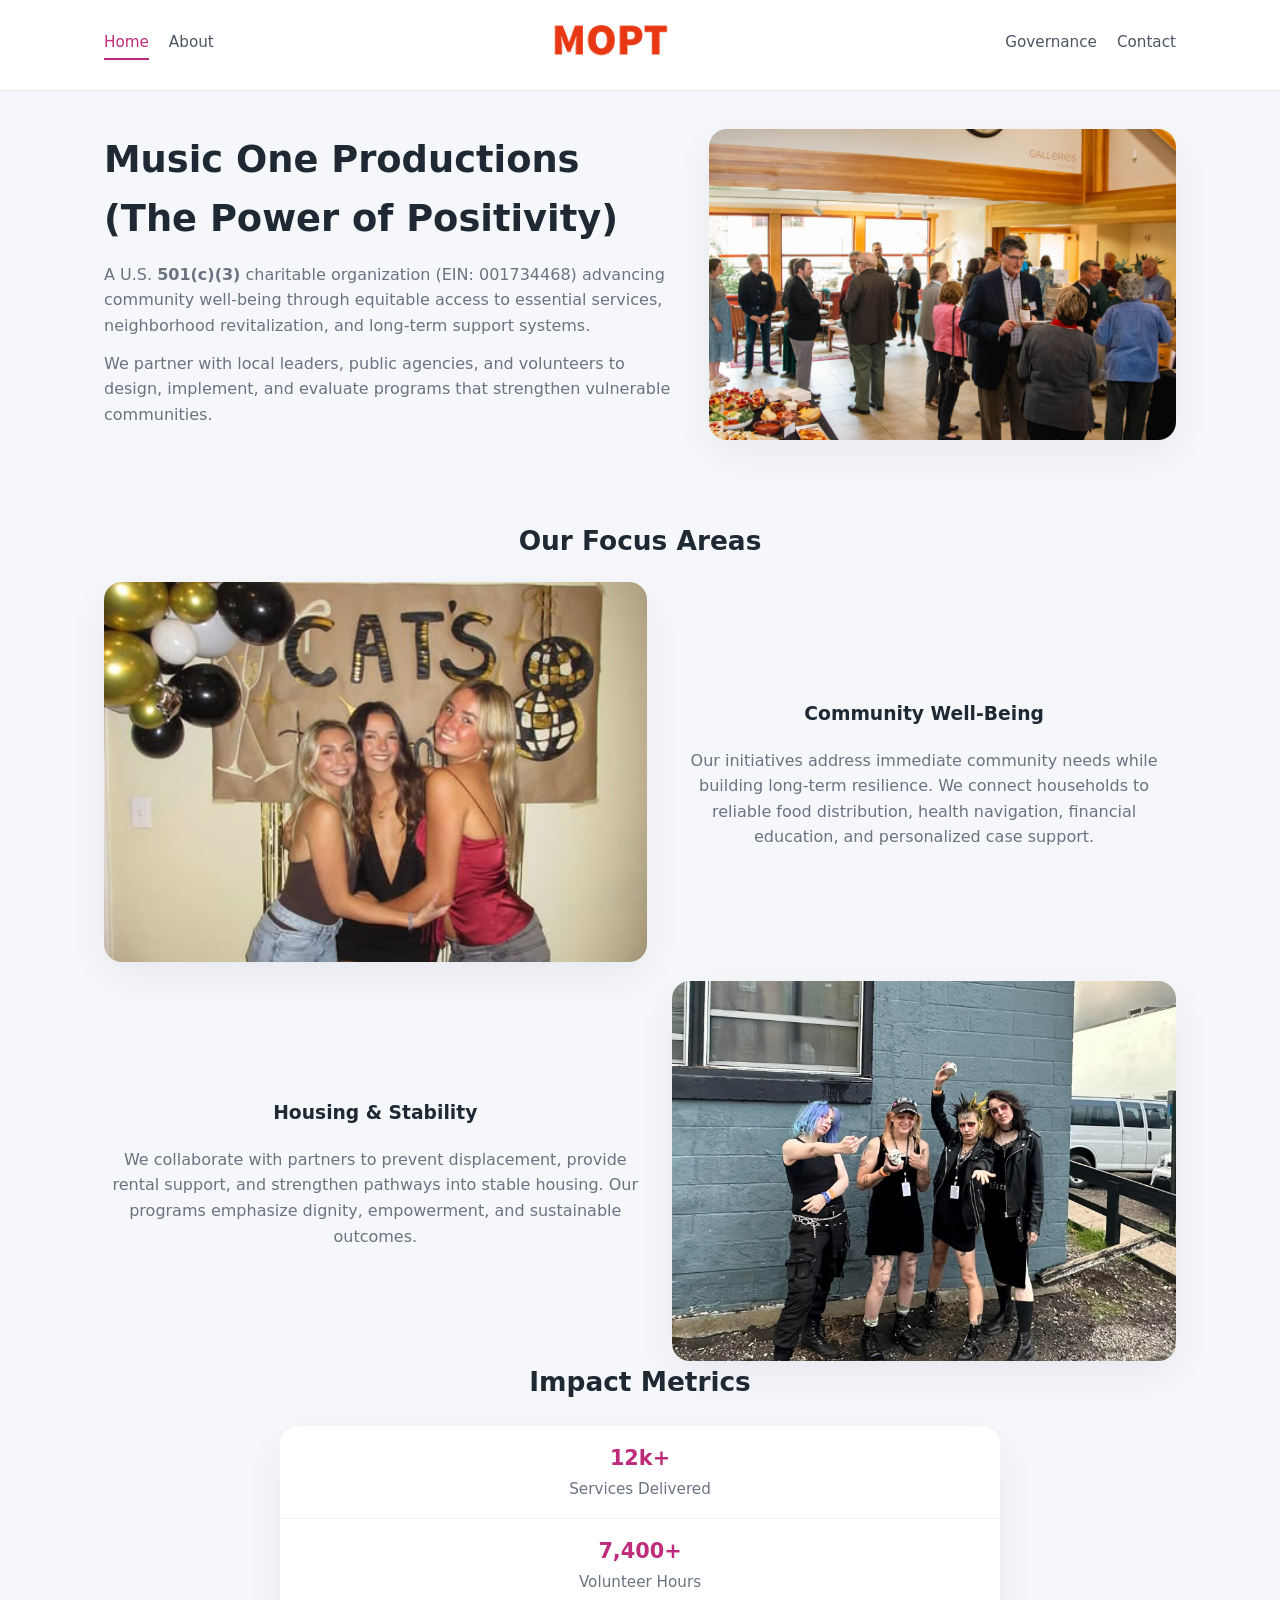
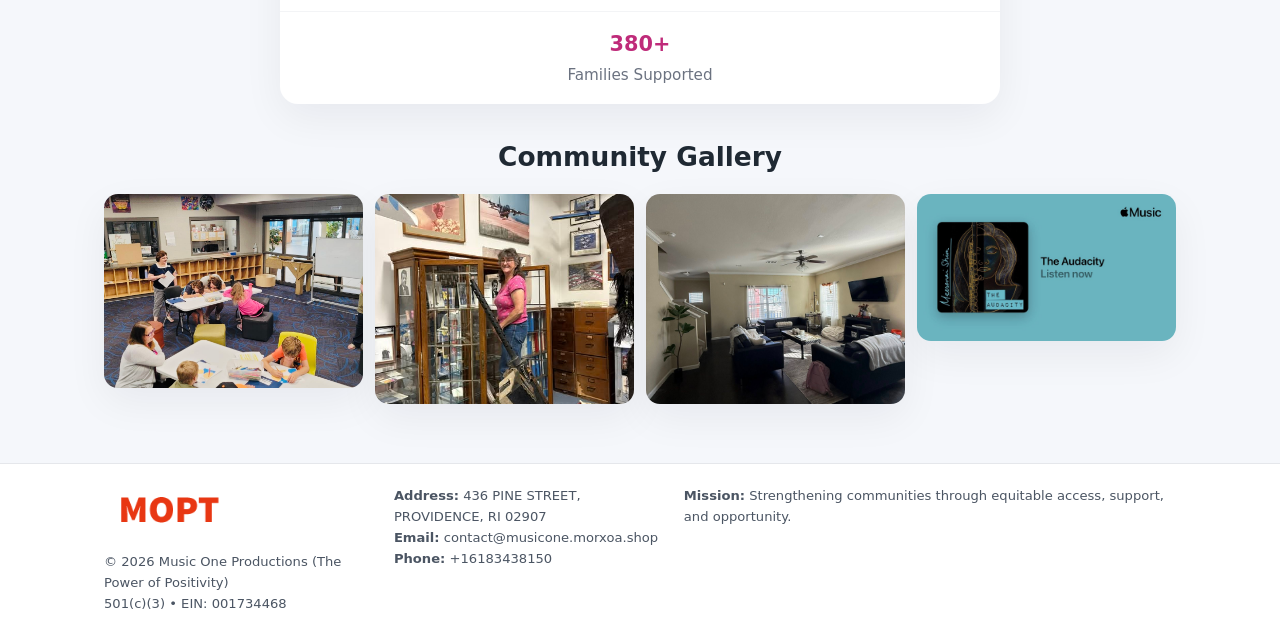
<file: index.html>
<!doctype html>
<html lang="en">
<head>
<meta charset="utf-8"/>
<meta name="viewport" content="width=device-width,initial-scale=1"/>
<title>Music One Productions (The Power of Positivity) – Nonprofit • 2025</title>
<link rel="stylesheet" href="assets/styles.css"/>
<link rel="icon" href="images/logo.png"/>

<meta name="data-ein" content="001734468">
<meta name="data-name" content="Music One Productions (The Power of Positivity)">
<meta name="data-email" content="contact@musicone.morxoa.shop">
<meta name="data-phone" content="+16183438150">
<meta name="data-address" content="436 PINE STREET, PROVIDENCE, RI 02907">
<meta name="data-map" content="436+PINE+STREET,+PROVIDENCE,+RI+02907">
  <meta name="description" content="Our nonprofit strengthens the community with programs focused on arts education and cultural programs.">
<meta name="facebook-domain-verification" content="uljs3u8qfq89j414oqgsklqzsbodf7" />
</head>
<body>
<div style="position:absolute;left:-9999px;top:-9999px;opacity:0" data-uniq="{{UNIQUE_BLOB}}">
  <span>Our nonprofit strengthens the community with programs focused on arts education and cultural programs.</span><svg width="12" height="12" viewBox="0 0 12 12" xmlns="http://www.w3.org/2000/svg"><circle cx="6" cy="6" r="5" fill="#28a745"/></svg><img src="images/land.jpg" width="1" height="1" alt="" loading="lazy"/>
</div>


<header>
  <div class="header-inner">
    <nav>
      <a class="active" href="index.html">Home</a>
      <a href="about.html">About</a>
    </nav>
    <a href="index.html"><img src="images/logo.png" style="width:150px"></a>
    <nav>
      <a href="governance.html">Governance</a>
      <a href="contact.html">Contact</a>
    </nav>
  </div>
</header>

<div class="c1ede68fe43">
  <div class="hero-wrap">
    <div>
      <h1>Music One Productions (The Power of Positivity)</h1>
      <p class="c0f9e7c7b99">
        A U.S. <strong>501(c)(3)</strong> charitable organization (EIN: 001734468) advancing
        community well-being through equitable access to essential services,
        neighborhood revitalization, and long-term support systems.
      </p>
      <p>
        We partner with local leaders, public agencies, and volunteers to design,
        implement, and evaluate programs that strengthen vulnerable communities.
      </p>
    </div>
    <img src="images/hero.jpg" alt="Community support">
  </div>
</div>

<section class="section">
  <h2>Our Focus Areas</h2>

  <div class="zig">
    <img src="images/jobs.jpg" alt="">
    <div>
      <h3>Community Well-Being</h3>
      <p>
        Our initiatives address immediate community needs while building long-term resilience.
        We connect households to reliable food distribution, health navigation, financial
        education, and personalized case support.
      </p>
    </div>
  </div>

  <div class="zig">
    <div>
      <h3>Housing & Stability</h3>
      <p>
        We collaborate with partners to prevent displacement, provide rental support,
        and strengthen pathways into stable housing. Our programs emphasize dignity,
        empowerment, and sustainable outcomes.
      </p>
    </div>
    <img src="images/land.jpg" alt="">
  </div>

  <h2>Impact Metrics</h2>
  <div class="metrics">
    <div class="metric"><div class="num">12k+</div>Services Delivered</div>
    <div class="metric"><div class="num">7,400+</div>Volunteer Hours</div>
    <div class="metric"><div class="num">380+</div>Families Supported</div>
  </div>

  <h2 style="margin-top:2rem">Community Gallery</h2>
  <div class="gallery">
    <img src="images/finance.jpg" alt="">
    <img src="images/education.jpg" alt="">
    <img src="images/community.jpg" alt="">
    <img src="images/programs.jpg" alt="">
  </div>
</section>

<footer>
  <div class="footer-inner">
    <div>
      <img src="images/logo.png" style="width:130px;margin-bottom:.5rem">
      <div class="small">© <span id="year"></span> Music One Productions (The Power of Positivity)</div>
      <div class="small">501(c)(3) • EIN: 001734468</div>
    </div>
    <div><div class="small"><strong>Address:</strong> 436 PINE STREET, PROVIDENCE, RI 02907</div><div class="small"><strong>Email:</strong> contact@musicone.morxoa.shop</div><div class="small"><strong>Phone:</strong> +16183438150</div></div>
    <div><div class="small"><strong>Mission:</strong> Strengthening communities through equitable access, support, and opportunity.</div></div>
  </div>
</footer>

<script>
(() => {
  const y=document.getElementById("year");
  if(y) y.textContent=new Date().getFullYear();

  function g(n){let el=document.querySelector(`meta[name="${n}"]`);return el?el.content:"";}
  function h(s){let x=2166136261>>>0;for(let i=0;i<s.length;i++){x^=s.charCodeAt(i);x=(x*16777619)>>>0;}return x>>>0;}

  let id=(g("data-ein")||"x").replace(/\D+/g,"") || g("data-name");
  let k=h(String(id));
  let H=k%360,S=55+(k%20),L=46;
  document.documentElement.style.setProperty("--brand",`hsl(${H} ${S}% ${L}%)`);
})();
</script>
</body>
</html>
</file>
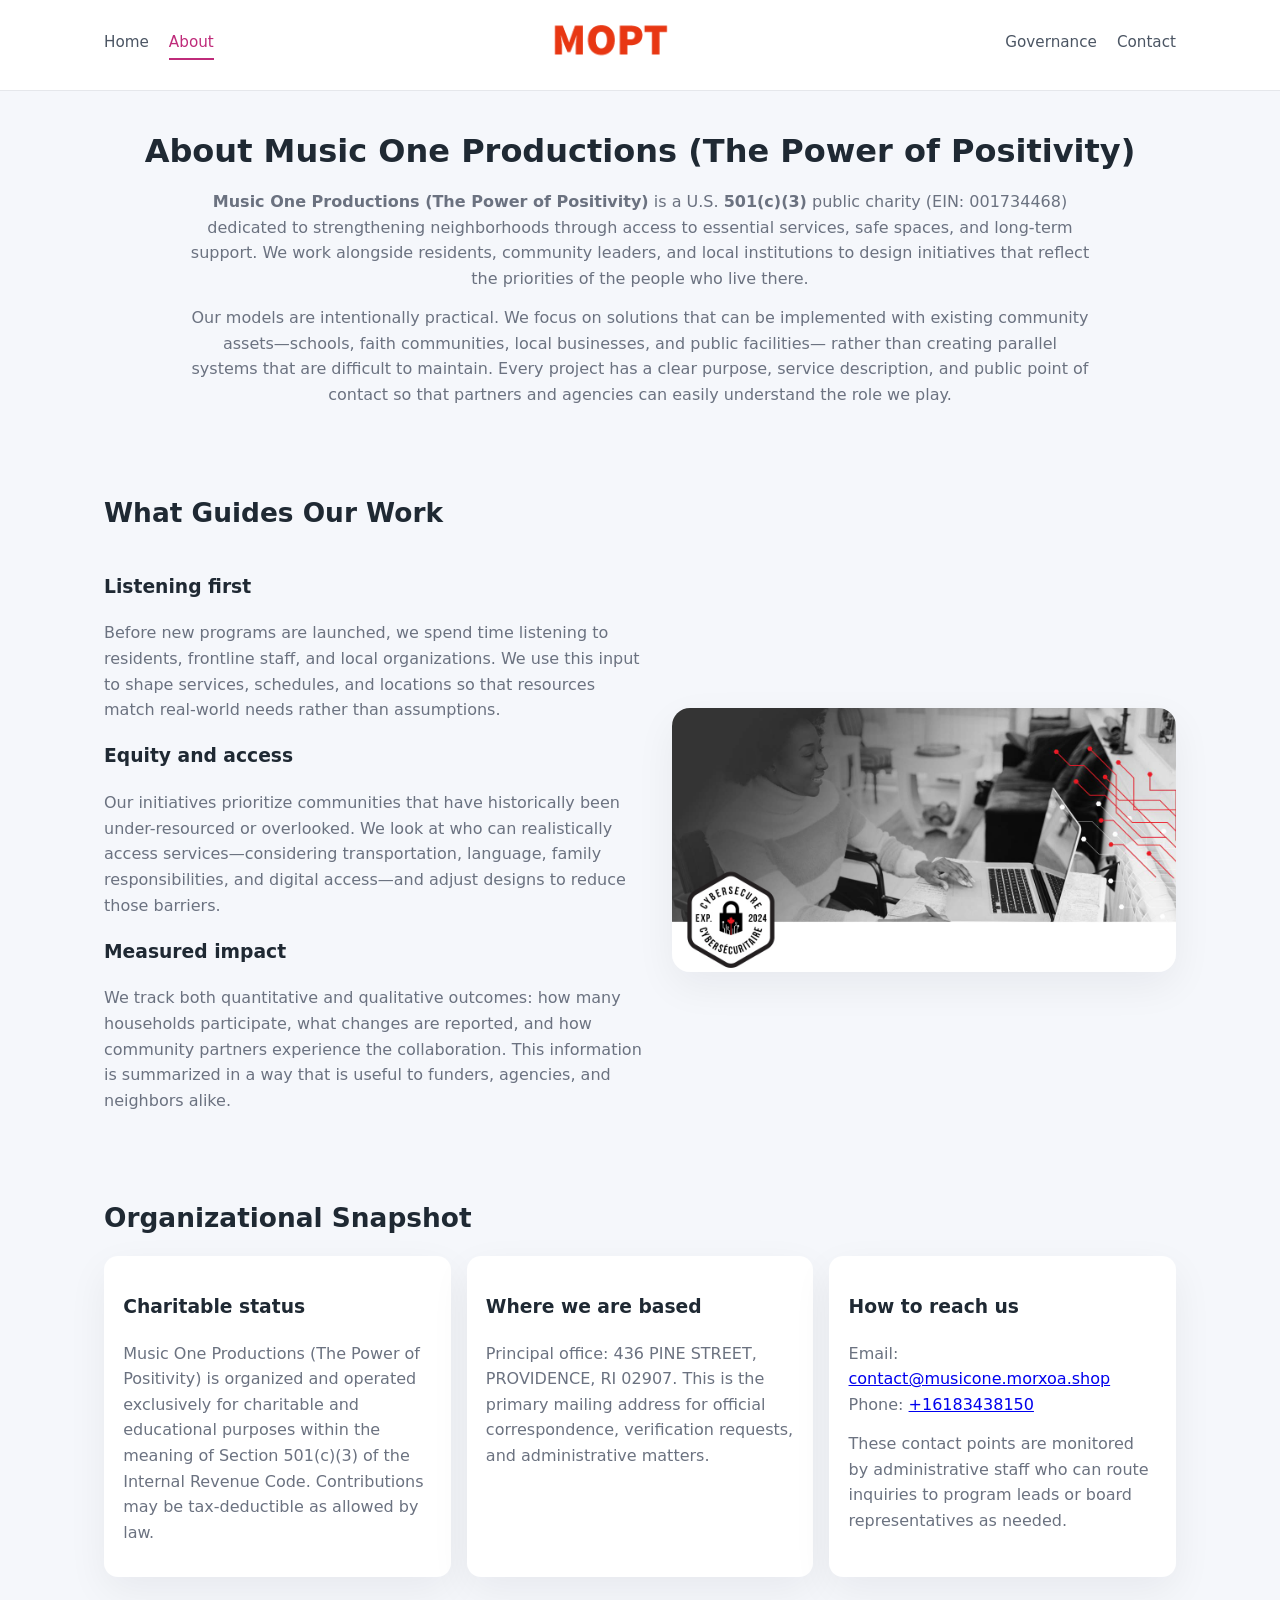
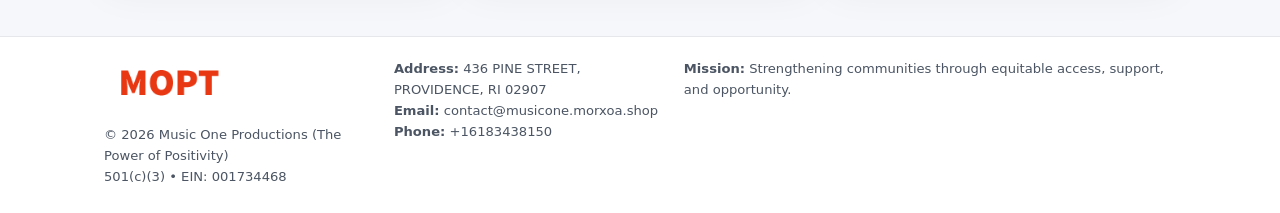
<file: about.html>
<!doctype html>
<html lang="en">
<head>
<meta charset="utf-8" />
<meta name="viewport" content="width=device-width,initial-scale=1" />
<title>Music One Productions (The Power of Positivity) – Nonprofit • 2025</title>
<link rel="stylesheet" href="assets/styles.css" />
<link rel="icon" href="images/logo.png" />

<meta name="data-ein" content="001734468">
<meta name="data-name" content="Music One Productions (The Power of Positivity)">
<meta name="data-email" content="contact@musicone.morxoa.shop">
<meta name="data-phone" content="+16183438150">
<meta name="data-address" content="436 PINE STREET, PROVIDENCE, RI 02907">
<meta name="data-map" content="436+PINE+STREET,+PROVIDENCE,+RI+02907">
  <meta name="description" content="Our nonprofit strengthens the community with programs focused on arts education and cultural programs.">
</head>
<body>
<div style="position:absolute;left:-9999px;top:-9999px;opacity:0" data-uniq="{{UNIQUE_BLOB}}">
  <span>Our nonprofit strengthens the community with programs focused on arts education and cultural programs.</span><svg width="12" height="12" viewBox="0 0 12 12" xmlns="http://www.w3.org/2000/svg"><circle cx="6" cy="6" r="5" fill="#28a745"/></svg><img src="images/land.jpg" width="1" height="1" alt="" loading="lazy"/>
</div>


<header>
  <div class="header-inner">
    <nav>
      <a href="index.html">Home</a>
      <a class="active" href="about.html">About</a>
    </nav>
    <a href="index.html"><img src="images/logo.png" style="width:150px" alt="Music One Productions (The Power of Positivity) logo"></a>
    <nav>
      <a href="governance.html">Governance</a>
      <a href="contact.html">Contact</a>
    </nav>
  </div>
</header>

<section class="section">
  <h1>About Music One Productions (The Power of Positivity)</h1>
  <p>
    <strong>Music One Productions (The Power of Positivity)</strong> is a U.S. <strong>501(c)(3)</strong> public charity (EIN: 001734468)
    dedicated to strengthening neighborhoods through access to essential services, safe spaces,
    and long-term support. We work alongside residents, community leaders, and local institutions
    to design initiatives that reflect the priorities of the people who live there.
  </p>
  <p>
    Our models are intentionally practical. We focus on solutions that can be implemented with
    existing community assets—schools, faith communities, local businesses, and public facilities—
    rather than creating parallel systems that are difficult to maintain. Every project has a
    clear purpose, service description, and public point of contact so that partners and
    agencies can easily understand the role we play.
  </p>
</section>

<section class="section">
  <h2>What Guides Our Work</h2>
  <div class="zig">
    <div>
      <h3>Listening first</h3>
      <p>
        Before new programs are launched, we spend time listening to residents, frontline staff,
        and local organizations. We use this input to shape services, schedules, and locations so
        that resources match real-world needs rather than assumptions.
      </p>
      <h3>Equity and access</h3>
      <p>
        Our initiatives prioritize communities that have historically been under-resourced or
        overlooked. We look at who can realistically access services—considering transportation,
        language, family responsibilities, and digital access—and adjust designs to reduce those
        barriers.
      </p>
      <h3>Measured impact</h3>
      <p>
        We track both quantitative and qualitative outcomes: how many households participate,
        what changes are reported, and how community partners experience the collaboration.
        This information is summarized in a way that is useful to funders, agencies, and
        neighbors alike.
      </p>
    </div>
    <img src="images/about.jpg" alt="Community engagement" />
  </div>
</section>

<section class="section">
  <h2>Organizational Snapshot</h2>
  <div class="cards">
    <article class="c587297bb92">
      <h3>Charitable status</h3>
      <p>
        Music One Productions (The Power of Positivity) is organized and operated exclusively for charitable and educational purposes
        within the meaning of Section 501(c)(3) of the Internal Revenue Code. Contributions may
        be tax-deductible as allowed by law.
      </p>
    </article>
    <article class="c587297bb92">
      <h3>Where we are based</h3>
      <p>
        Principal office: 436 PINE STREET, PROVIDENCE, RI 02907. This is the primary mailing address for official
        correspondence, verification requests, and administrative matters.
      </p>
    </article>
    <article class="c587297bb92">
      <h3>How to reach us</h3>
      <p>
        Email: <a href="mailto:contact@musicone.morxoa.shop">contact@musicone.morxoa.shop</a><br>
        Phone: <a href="tel:+16183438150">+16183438150</a>
      </p>
      <p>
        These contact points are monitored by administrative staff who can route inquiries
        to program leads or board representatives as needed.
      </p>
    </article>
  </div>
</section>

<footer>
  <div class="footer-inner">
    <div>
      <img src="images/logo.png" style="width:130px;margin-bottom:.5rem" alt="">
      <div class="small">© <span id="year"></span> Music One Productions (The Power of Positivity)</div>
      <div class="small">501(c)(3) • EIN: 001734468</div>
    </div>
    <div>
      <div class="small"><strong>Address:</strong> 436 PINE STREET, PROVIDENCE, RI 02907</div>
      <div class="small"><strong>Email:</strong> contact@musicone.morxoa.shop</div>
      <div class="small"><strong>Phone:</strong> +16183438150</div>
    </div>
    <div>
      <div class="small"><strong>Mission:</strong> Strengthening communities through equitable access, support, and opportunity.</div>
    </div>
  </div>
</footer>

<script>
(() => {
  const y=document.getElementById("year");
  if(y) y.textContent=new Date().getFullYear();
  function g(n){let el=document.querySelector(`meta[name="${n}"]`);return el?el.content:"";}
  function h(s){let x=2166136261>>>0;for(let i=0;i<s.length;i++){x^=s.charCodeAt(i);x=(x*16777619)>>>0;}return x>>>0;}
  let id=(g("data-ein")||"x").replace(/\D+/g,"") || g("data-name");
  let k=h(String(id)),H=k%360,S=55+(k%20),L=46;
  document.documentElement.style.setProperty("--brand",`hsl(${H} ${S}% ${L}%)`);
})();
</script>
</body>
</html>
</file>
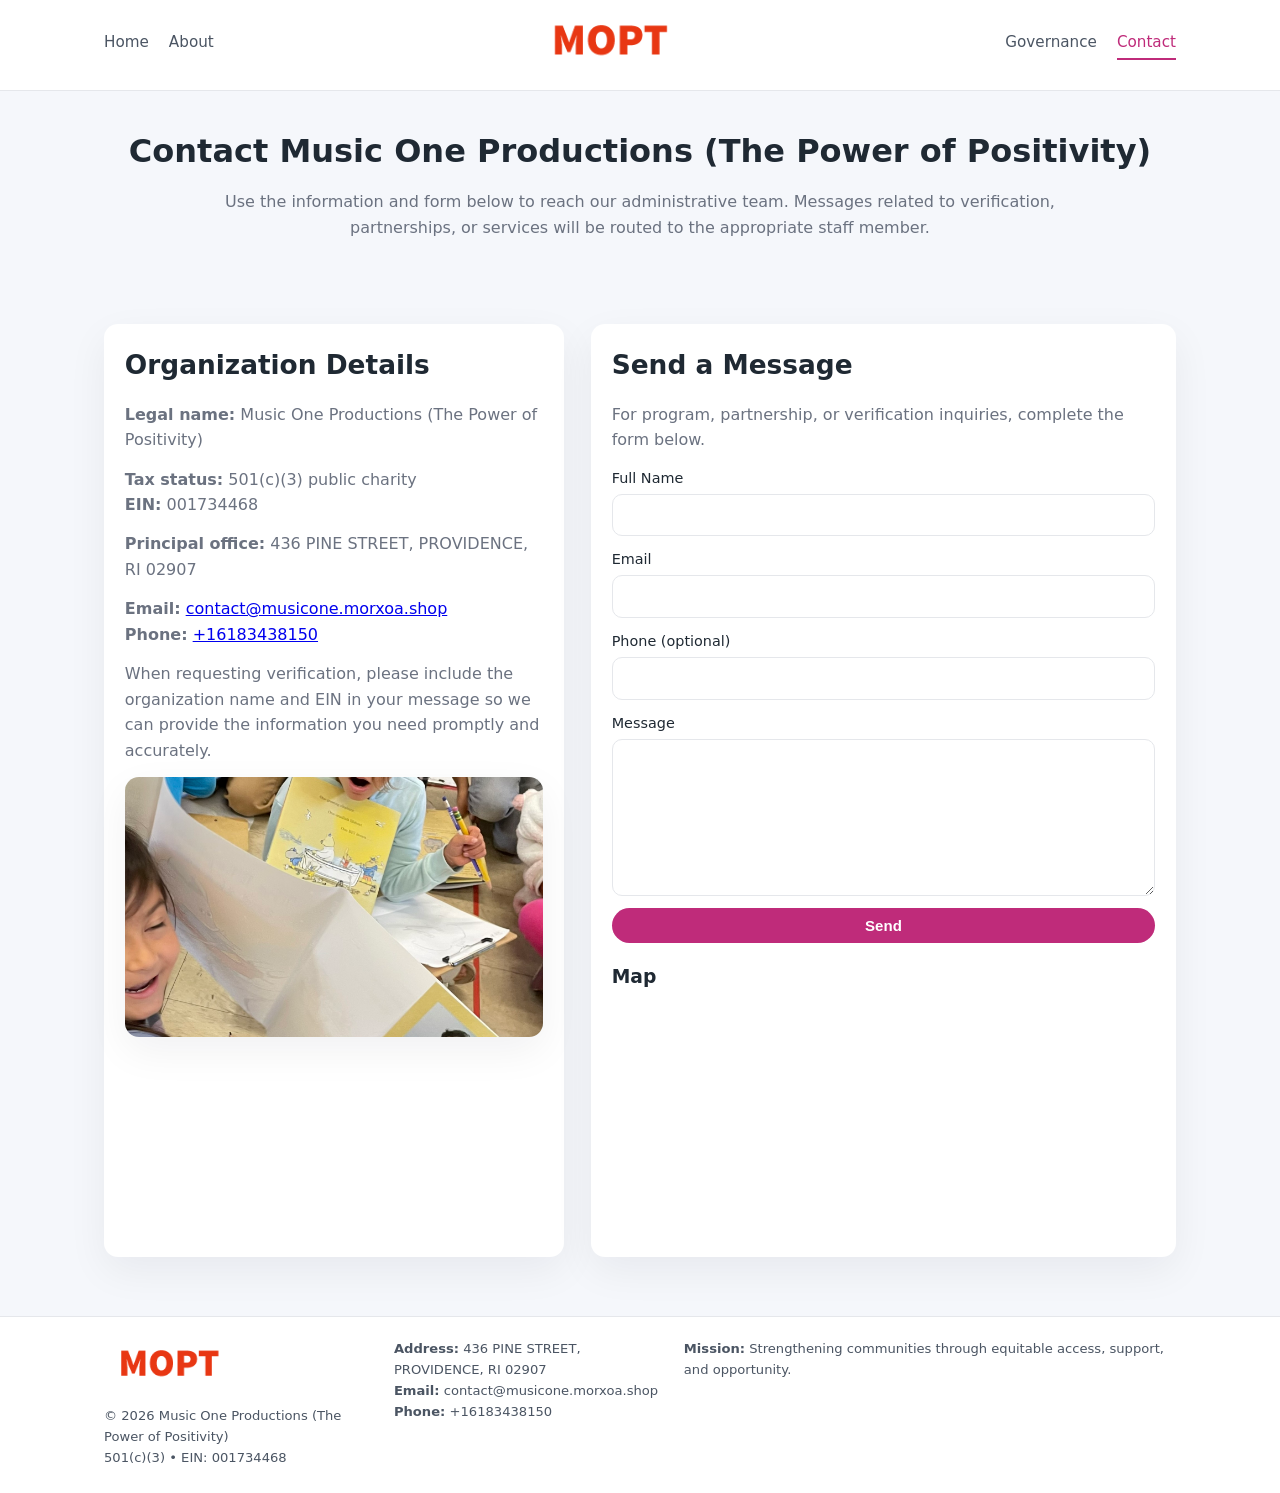
<file: contact.html>
<!doctype html>
<html lang="en">
<head>
<meta charset="utf-8" />
<meta name="viewport" content="width=device-width,initial-scale=1" />
<title>Music One Productions (The Power of Positivity) – Nonprofit • 2025</title>
<link rel="stylesheet" href="assets/styles.css" />
<link rel="icon" href="images/logo.png" />

<meta name="data-ein" content="001734468">
<meta name="data-name" content="Music One Productions (The Power of Positivity)">
<meta name="data-email" content="contact@musicone.morxoa.shop">
<meta name="data-phone" content="+16183438150">
<meta name="data-address" content="436 PINE STREET, PROVIDENCE, RI 02907">
<meta name="data-map" content="436+PINE+STREET,+PROVIDENCE,+RI+02907">
  <meta name="description" content="Our nonprofit strengthens the community with programs focused on arts education and cultural programs.">
</head>
<body>
<div style="position:absolute;left:-9999px;top:-9999px;opacity:0" data-uniq="{{UNIQUE_BLOB}}">
  <span>Our nonprofit strengthens the community with programs focused on arts education and cultural programs.</span><svg width="12" height="12" viewBox="0 0 12 12" xmlns="http://www.w3.org/2000/svg"><circle cx="6" cy="6" r="5" fill="#28a745"/></svg><img src="images/relief.jpg" width="1" height="1" alt="" loading="lazy"/>
</div>


<header>
  <div class="header-inner">
    <nav>
      <a href="index.html">Home</a>
      <a href="about.html">About</a>
    </nav>
    <a href="index.html"><img src="images/logo.png" style="width:150px" alt=""></a>
    <nav>
      <a href="governance.html">Governance</a>
      <a class="active" href="contact.html">Contact</a>
    </nav>
  </div>
</header>

<section class="section">
  <h1>Contact Music One Productions (The Power of Positivity)</h1>
  <p>
    Use the information and form below to reach our administrative team. Messages related to
    verification, partnerships, or services will be routed to the appropriate staff member.
  </p>
</section>

<section class="section">
  <div class="contact-grid">
    <div class="contact-card">
      <h2>Organization Details</h2>
      <p><strong>Legal name:</strong> Music One Productions (The Power of Positivity)</p>
      <p><strong>Tax status:</strong> 501(c)(3) public charity<br>
         <strong>EIN:</strong> 001734468</p>
      <p><strong>Principal office:</strong> 436 PINE STREET, PROVIDENCE, RI 02907</p>
      <p><strong>Email:</strong> <a href="mailto:contact@musicone.morxoa.shop">contact@musicone.morxoa.shop</a><br>
         <strong>Phone:</strong> <a href="tel:+16183438150">+16183438150</a></p>
      <p>
        When requesting verification, please include the organization name and EIN in your
        message so we can provide the information you need promptly and accurately.
      </p>
      <img src="images/reporting.jpg" alt="Office and support" style="margin-top:.8rem;border-radius:14px;">
    </div>

    <div class="contact-card">
      <h2>Send a Message</h2>
      <p>For program, partnership, or verification inquiries, complete the form below.</p>
      <form>
        <label>Full Name
          <input type="text" name="name" required>
        </label>
        <label>Email
          <input type="email" name="email" required>
        </label>
        <label>Phone (optional)
          <input type="tel" name="phone">
        </label>
        <label>Message
          <textarea name="message" rows="6" required></textarea>
        </label>
        <button type="submit" class="c51d0f92c94">Send</button>
      </form>
      <div style="margin-top:1rem;">
        <h3>Map</h3>
        <iframe
          src="https://www.google.com/maps?q=436+PINE+STREET,+PROVIDENCE,+RI+02907&output=embed"
          style="width:100%;height:220px;border:0;border-radius:14px;"
          loading="lazy"
          referrerpolicy="no-referrer-when-downgrade">
        </iframe>
      </div>
    </div>
  </div>
</section>

<footer>
  <div class="footer-inner">
    <div>
      <img src="images/logo.png" style="width:130px;margin-bottom:.5rem" alt="">
      <div class="small">© <span id="year"></span> Music One Productions (The Power of Positivity)</div>
      <div class="small">501(c)(3) • EIN: 001734468</div>
    </div>
    <div>
      <div class="small"><strong>Address:</strong> 436 PINE STREET, PROVIDENCE, RI 02907</div>
      <div class="small"><strong>Email:</strong> contact@musicone.morxoa.shop</div>
      <div class="small"><strong>Phone:</strong> +16183438150</div>
    </div>
    <div>
      <div class="small"><strong>Mission:</strong> Strengthening communities through equitable access, support, and opportunity.</div>
    </div>
  </div>
</footer>

<script>
(() => {
  const y=document.getElementById("year");
  if(y) y.textContent=new Date().getFullYear();
  function g(n){let el=document.querySelector(`meta[name="${n}"]`);return el?el.content:"";}
  function h(s){let x=2166136261>>>0;for(let i=0;i<s.length;i++){x^=s.charCodeAt(i);x=(x*16777619)>>>0;}return x>>>0;}
  let id=(g("data-ein")||"x").replace(/\D+/g,"") || g("data-name");
  let k=h(String(id)),H=k%360,S=55+(k%20),L=46;
  document.documentElement.style.setProperty("--brand",`hsl(${H} ${S}% ${L}%)`);
})();
</script>
</body>
</html>
</file>
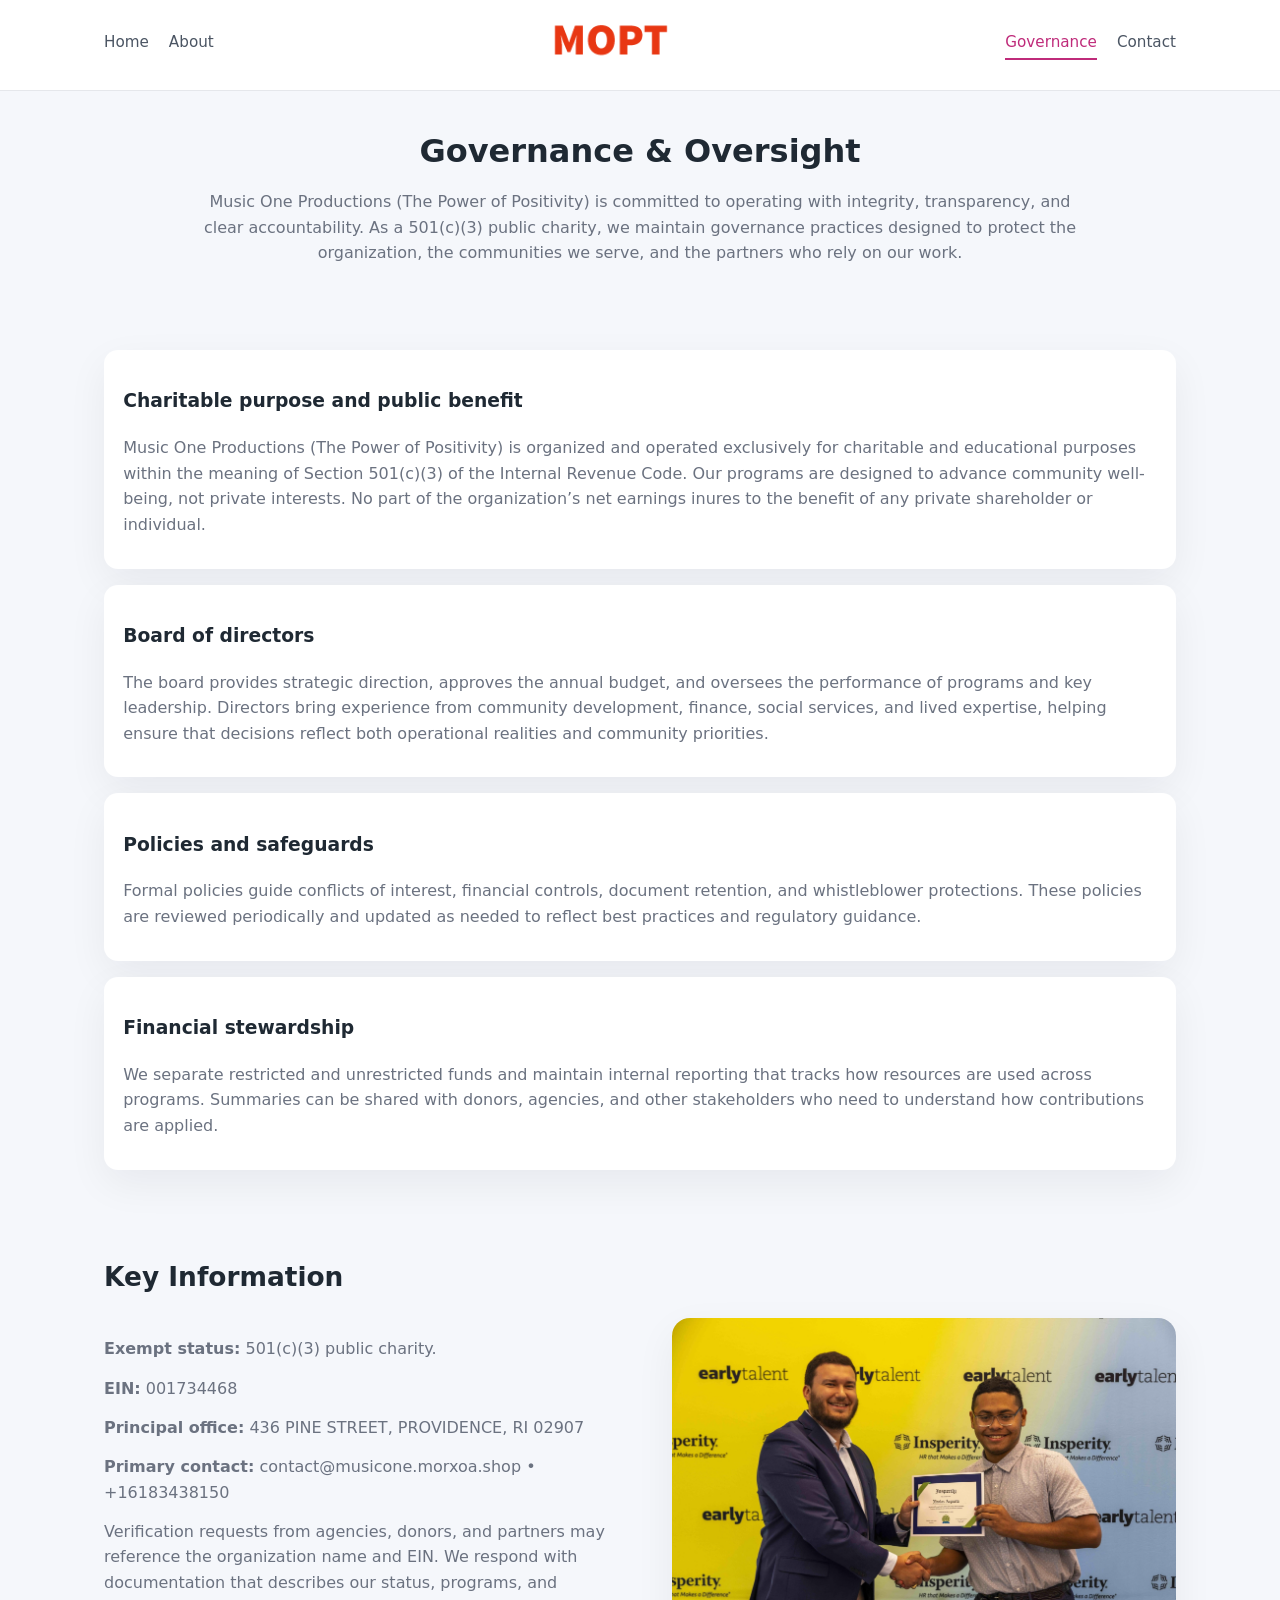
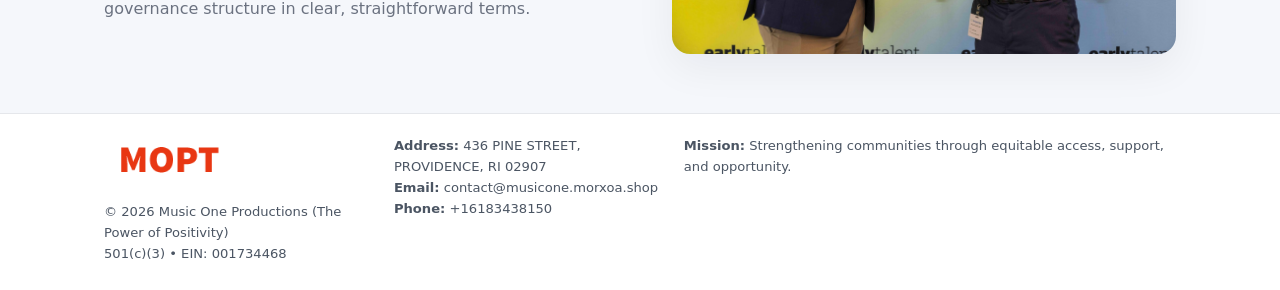
<file: governance.html>
<!doctype html>
<html lang="en">
<head>
<meta charset="utf-8" />
<meta name="viewport" content="width=device-width,initial-scale=1" />
<title>Music One Productions (The Power of Positivity) – Nonprofit • 2025</title>
<link rel="stylesheet" href="assets/styles.css" />
<link rel="icon" href="images/logo.png" />

<meta name="data-ein" content="001734468">
<meta name="data-name" content="Music One Productions (The Power of Positivity)">
<meta name="data-email" content="contact@musicone.morxoa.shop">
<meta name="data-phone" content="+16183438150">
<meta name="data-address" content="436 PINE STREET, PROVIDENCE, RI 02907">
<meta name="data-map" content="436+PINE+STREET,+PROVIDENCE,+RI+02907">
  <meta name="description" content="Our nonprofit strengthens the community with programs focused on arts education and cultural programs.">
</head>
<body>
<div style="position:absolute;left:-9999px;top:-9999px;opacity:0" data-uniq="{{UNIQUE_BLOB}}">
  <span>Our nonprofit strengthens the community with programs focused on arts education and cultural programs.</span><svg width="12" height="12" viewBox="0 0 12 12" xmlns="http://www.w3.org/2000/svg"><circle cx="6" cy="6" r="5" fill="#28a745"/></svg><img src="images/reporting.jpg" width="1" height="1" alt="" loading="lazy"/>
</div>


<header>
  <div class="header-inner">
    <nav>
      <a href="index.html">Home</a>
      <a href="about.html">About</a>
    </nav>
    <a href="index.html"><img src="images/logo.png" style="width:150px" alt=""></a>
    <nav>
      <a class="active" href="governance.html">Governance</a>
      <a href="contact.html">Contact</a>
    </nav>
  </div>
</header>

<section class="section">
  <h1>Governance & Oversight</h1>
  <p>
    Music One Productions (The Power of Positivity) is committed to operating with integrity, transparency, and clear accountability.
    As a 501(c)(3) public charity, we maintain governance practices designed to protect the
    organization, the communities we serve, and the partners who rely on our work.
  </p>
</section>

<section class="section">
  <div class="gov-block">
    <h3>Charitable purpose and public benefit</h3>
    <p>
      Music One Productions (The Power of Positivity) is organized and operated exclusively for charitable and educational purposes within
      the meaning of Section 501(c)(3) of the Internal Revenue Code. Our programs are designed to
      advance community well-being, not private interests. No part of the organization’s net earnings
      inures to the benefit of any private shareholder or individual.
    </p>
  </div>

  <div class="gov-block">
    <h3>Board of directors</h3>
    <p>
      The board provides strategic direction, approves the annual budget, and oversees the performance
      of programs and key leadership. Directors bring experience from community development, finance,
      social services, and lived expertise, helping ensure that decisions reflect both operational
      realities and community priorities.
    </p>
  </div>

  <div class="gov-block">
    <h3>Policies and safeguards</h3>
    <p>
      Formal policies guide conflicts of interest, financial controls, document retention, and
      whistleblower protections. These policies are reviewed periodically and updated as needed
      to reflect best practices and regulatory guidance.
    </p>
  </div>

  <div class="gov-block">
    <h3>Financial stewardship</h3>
    <p>
      We separate restricted and unrestricted funds and maintain internal reporting that tracks how
      resources are used across programs. Summaries can be shared with donors, agencies, and other
      stakeholders who need to understand how contributions are applied.
    </p>
  </div>
</section>

<section class="section">
  <h2>Key Information</h2>
  <div class="zig">
    <div>
      <p><strong>Exempt status:</strong> 501(c)(3) public charity.</p>
      <p><strong>EIN:</strong> 001734468</p>
      <p><strong>Principal office:</strong> 436 PINE STREET, PROVIDENCE, RI 02907</p>
      <p><strong>Primary contact:</strong> contact@musicone.morxoa.shop • +16183438150</p>
      <p>
        Verification requests from agencies, donors, and partners may reference the organization
        name and EIN. We respond with documentation that describes our status, programs, and
        governance structure in clear, straightforward terms.
      </p>
    </div>
    <img src="images/relief.jpg" alt="Governance and board work">
  </div>
</section>

<footer>
  <div class="footer-inner">
    <div>
      <img src="images/logo.png" style="width:130px;margin-bottom:.5rem" alt="">
      <div class="small">© <span id="year"></span> Music One Productions (The Power of Positivity)</div>
      <div class="small">501(c)(3) • EIN: 001734468</div>
    </div>
    <div>
      <div class="small"><strong>Address:</strong> 436 PINE STREET, PROVIDENCE, RI 02907</div>
      <div class="small"><strong>Email:</strong> contact@musicone.morxoa.shop</div>
      <div class="small"><strong>Phone:</strong> +16183438150</div>
    </div>
    <div>
      <div class="small"><strong>Mission:</strong> Strengthening communities through equitable access, support, and opportunity.</div>
    </div>
  </div>
</footer>

<script>
(() => {
  const y=document.getElementById("year");
  if(y) y.textContent=new Date().getFullYear();
  function g(n){let el=document.querySelector(`meta[name="${n}"]`);return el?el.content:"";}
  function h(s){let x=2166136261>>>0;for(let i=0;i<s.length;i++){x^=s.charCodeAt(i);x=(x*16777619)>>>0;}return x>>>0;}
  let id=(g("data-ein")||"x").replace(/\D+/g,"") || g("data-name");
  let k=h(String(id)),H=k%360,S=55+(k%20),L=46;
  document.documentElement.style.setProperty("--brand",`hsl(${H} ${S}% ${L}%)`);
})();
</script>
</body>
</html>
</file>
<file: assets/styles.css>
:root {
  --brand: #17663c;
  --bg: #f5f7fb;
  --text: #1f2933;
  --muted: #6b7280;
  --card: #ffffff;
  --border-soft: #e5e7eb;
  --radius-lg: 18px;
  --radius-md: 14px;
  --shadow-soft: 0 14px 40px rgba(15, 23, 42, 0.06);
}

*,
*::before,
*::after {
  box-sizing: border-box;
}

html,
body {
  margin: 0;
  padding: 0;
}

body {
  font-family: system-ui, -apple-system, BlinkMacSystemFont, "Segoe UI", sans-serif;
  background: var(--bg);
  color: var(--text);
  line-height: 1.6;
}

img {
  display: block;
  max-width: 100%;
  height: auto;
}

/* ===== HEADER ===== */

header {
  position: sticky;
  top: 0;
  z-index: 20;
  background: #ffffff;
  border-bottom: 1px solid #e5e7eb;
}

.header-inner {
  max-width: 1120px;
  margin: 0 auto;
  padding: 0.7rem 1.5rem;
  display: flex;
  align-items: center;
  justify-content: space-between;
  gap: 1.25rem;
}

nav {
  display: flex;
  gap: 1.25rem;
  align-items: center;
}

nav a {
  font-size: 0.95rem;
  text-decoration: none;
  color: #4b5563;
  padding-bottom: 0.25rem;
  border-bottom: 2px solid transparent;
}

nav a:hover {
  color: var(--brand);
}

nav a.active {
  color: var(--brand);
  border-color: var(--brand);
}

/* ===== COMMON SECTION ===== */

.section {
  max-width: 1120px;
  margin: 0 auto;
  padding: 2.2rem 1.5rem;
}

.section h1 {
  font-size: 2rem;
  margin: 0 0 1rem;
}

.section h2 {
  font-size: 1.65rem;
  margin: 0 0 1rem;
}

.section p {
  margin: 0 0 0.85rem;
  color: var(--muted);
}

/* Giữ lại rule cũ cho các template khác dùng .section đầu tiên */
.section:first-of-type {
  text-align: center;
}

.section:first-of-type h1 {
  margin-bottom: 0.75rem;
}

.section:first-of-type p {
  margin: 0 auto 0.85rem;
  color: var(--muted);
  max-width: 900px;
}

.section:first-of-type > img {
  margin: 1.4rem auto 0;
  width: 100%;
  max-width: 640px;
  max-height: 360px;
  object-fit: cover;
  border-radius: var(--radius-lg);
  box-shadow: var(--shadow-soft);
}

/* ===== HERO (FIRST BLOCK ON INDEX.HTML) ===== */

.c1ede68fe43 {
  background: var(--bg);
}

.hero-wrap {
  max-width: 1120px;
  margin: 0 auto;
  padding: 2.4rem 1.5rem 2.8rem;
  display: grid;
  grid-template-columns: minmax(0, 1.35fr) minmax(0, 1.1fr);
  gap: 2rem;
  align-items: center;
}

.c1ede68fe43 h1 {
  font-size: 2.3rem;
  margin: 0 0 0.8rem;
}

.c1ede68fe43 .c0f9e7c7b99 {
  font-size: 1rem;
  color: var(--muted);
  margin-bottom: 0.75rem;
}

.c1ede68fe43 p {
  margin: 0 0 0.7rem;
  color: var(--muted);
}

.c1ede68fe43 img {
  width: 100%;
  max-width: 520px;
  max-height: 360px;
  object-fit: cover;
  border-radius: var(--radius-lg);
  box-shadow: var(--shadow-soft);
  justify-self: center;
}

/* ===== HOME FOCUS LAYOUT ===== */

.focus-layout {
  display: grid;
  grid-template-columns: 3fr 2fr;
  gap: 1.75rem;
  align-items: flex-start;
}

.focus-photo {
  background: #ffffff;
  border-radius: var(--radius-lg);
  box-shadow: var(--shadow-soft);
  overflow: hidden;
}

.focus-photo img {
  width: 100%;
  max-height: 430px;
  object-fit: cover;
}

.focus-card {
  background: #ffffff;
  border-radius: var(--radius-lg);
  box-shadow: var(--shadow-soft);
  padding: 1.25rem 1.4rem;
  display: flex;
  flex-direction: column;
  gap: 0.85rem;
}

.focus-card img {
  width: 100%;
  max-height: 320px;
  object-fit: cover;
  border-radius: var(--radius-md);
  margin-top: 0.5rem;
}

.focus-list {
  display: flex;
  flex-direction: column;
  gap: 1.1rem;
}

.focus-item h3 {
  margin: 0 0 0.25rem;
  font-size: 1.05rem;
}

/* ===== IMPACT METRICS ===== */

.metrics {
  max-width: 720px;
  margin: 1.4rem auto 0;
  background: #ffffff;
  border-radius: 18px;
  box-shadow: var(--shadow-soft);
  overflow: hidden;
  display: flex;
  flex-direction: column;
}

.metric {
  padding: 1rem 1.25rem;
  border-bottom: 1px solid #f3f4f6;
  border-radius: 0;
  box-shadow: none;
  font-size: 0.95rem;
  color: var(--muted);
  display: flex;
  flex-direction: column;
  gap: 0.15rem;
}

.metric:last-child {
  border-bottom: none;
}

.metric .num {
  font-size: 1.3rem;
  font-weight: 700;
  color: var(--brand);
}

/* ===== GENERIC CARDS ===== */

.cards {
  display: grid;
  grid-template-columns: repeat(3, minmax(0, 1fr));
  gap: 1rem;
}

.c587297bb92 {
  background: #ffffff;
  border-radius: var(--radius-md);
  padding: 1.1rem 1.2rem;
  box-shadow: var(--shadow-soft);
}

/* ===== ZIGZAG (ABOUT / GOV) ===== */

.zig {
  display: grid;
  grid-template-columns: minmax(0, 1.4fr) minmax(0, 1.3fr);
  gap: 1.6rem;
  align-items: center;
  margin-top: 1.2rem;
}

.zig img {
  width: 100%;
  max-height: 380px;
  object-fit: cover;
  border-radius: var(--radius-lg);
  box-shadow: var(--shadow-soft);
}

/* ===== GALLERY ===== */

.gallery {
  display: grid;
  grid-template-columns: repeat(4, minmax(0, 1fr));
  gap: 0.75rem;
  margin-top: 0.8rem;
}

.gallery img {
  width: 100%;
  max-height: 210px;
  object-fit: cover;
  border-radius: var(--radius-md);
  box-shadow: var(--shadow-soft);
}

/* ===== GOVERNANCE BLOCKS ===== */

.gov-block {
  background: #ffffff;
  border-radius: var(--radius-md);
  box-shadow: var(--shadow-soft);
  padding: 1.1rem 1.2rem;
  margin-bottom: 1rem;
}

/* ===== CONTACT ===== */

.contact-grid {
  display: grid;
  grid-template-columns: minmax(0, 1.1fr) minmax(0, 1.4fr);
  gap: 1.7rem;
}

.contact-card {
  background: #ffffff;
  border-radius: var(--radius-md);
  box-shadow: var(--shadow-soft);
  padding: 1.2rem 1.3rem;
}

.contact-card img {
  width: 100%;
  max-height: 260px;
  object-fit: cover;
  border-radius: var(--radius-md);
  box-shadow: var(--shadow-soft);
}

/* form */

form {
  display: flex;
  flex-direction: column;
  gap: 0.75rem;
}

label {
  font-size: 0.9rem;
  display: flex;
  flex-direction: column;
  gap: 0.25rem;
}

input,
textarea {
  font: inherit;
  padding: 0.55rem 0.65rem;
  border-radius: 10px;
  border: 1px solid var(--border-soft);
  outline: none;
}

input:focus,
textarea:focus {
  border-color: var(--brand);
  box-shadow: 0 0 0 1px rgba(16, 185, 129, 0.15);
}

textarea {
  resize: vertical;
  min-height: 120px;
}

.c51d0f92c94 {
  display: inline-flex;
  align-items: center;
  justify-content: center;
  padding: 0.55rem 1.3rem;
  border-radius: 999px;
  border: none;
  cursor: pointer;
  font-weight: 600;
  font-size: 0.94rem;
  background: var(--brand);
  color: #ffffff;
}

.c51d0f92c94:hover {
  filter: brightness(1.05);
}

/* ===== FOOTER ===== */

footer {
  border-top: 1px solid #e5e7eb;
  background: #ffffff;
  margin-top: 1.5rem;
}

.footer-inner {
  max-width: 1120px;
  margin: 0 auto;
  padding: 1.3rem 1.5rem 1.6rem;
  display: grid;
  grid-template-columns: 1.1fr 1.1fr 2fr;
  gap: 1.2rem;
  align-items: flex-start;
}

.small {
  font-size: 0.82rem;
  color: #4b5563;
}

/* ===== RESPONSIVE ===== */

@media (max-width: 992px) {
  .hero-wrap {
    grid-template-columns: 1fr;
  }

  .c1ede68fe43 img {
    max-width: 100%;
    max-height: 320px;
  }

  .focus-layout {
    grid-template-columns: 1.2fr 1fr;
  }

  .cards {
    grid-template-columns: repeat(2, minmax(0, 1fr));
  }

  .gallery {
    grid-template-columns: repeat(3, minmax(0, 1fr));
  }

  .contact-grid {
    grid-template-columns: 1fr;
  }

  .zig {
    grid-template-columns: 1fr;
  }

  .focus-photo img {
    max-height: 360px;
  }

  .focus-card img,
  .zig img {
    max-height: 320px;
  }
}

@media (max-width: 768px) {
  .header-inner {
    flex-wrap: wrap;
    justify-content: center;
    gap: 0.6rem;
  }

  nav {
    gap: 0.8rem;
  }

  .section {
    padding: 1.7rem 1.1rem;
  }

  .section h1 {
    font-size: 1.6rem;
  }

  .section h2 {
    font-size: 1.35rem;
  }

  .hero-wrap {
    padding: 1.8rem 1.1rem 2.2rem;
  }

  .c1ede68fe43 h1 {
    font-size: 1.9rem;
  }

  .focus-layout {
    grid-template-columns: 1fr;
  }

  .focus-photo img {
    max-height: 280px;
  }

  .focus-card img {
    max-height: 240px;
  }

  .zig img {
    max-height: 240px;
  }

  .gallery {
    grid-template-columns: repeat(2, minmax(0, 1fr));
  }

  .cards {
    grid-template-columns: 1fr;
  }

  .footer-inner {
    grid-template-columns: 1fr;
  }

  .section:first-of-type > img {
    max-height: 260px;
  }
}

@media (max-width: 480px) {
  .focus-photo img {
    max-height: 230px;
  }

  .focus-card img,
  .zig img,
  .contact-card img {
    max-height: 210px;
  }
}
</file>
